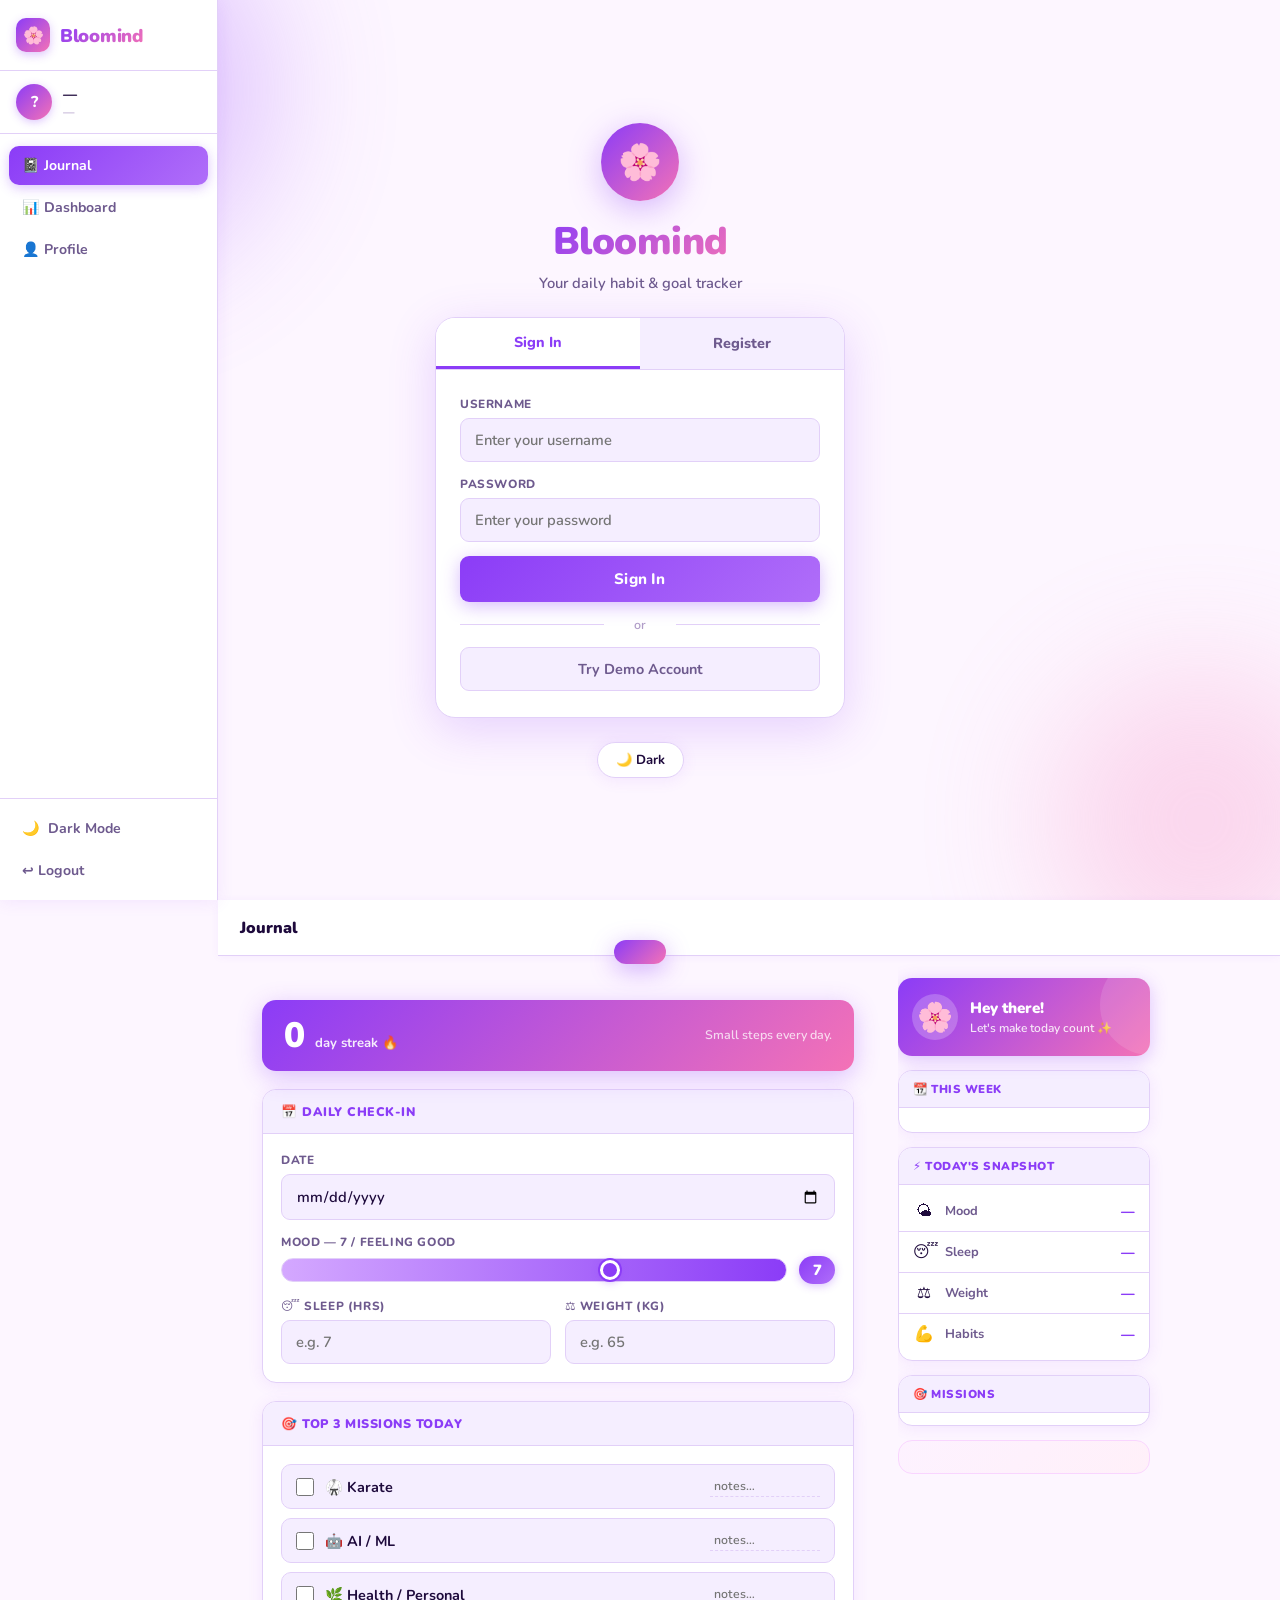
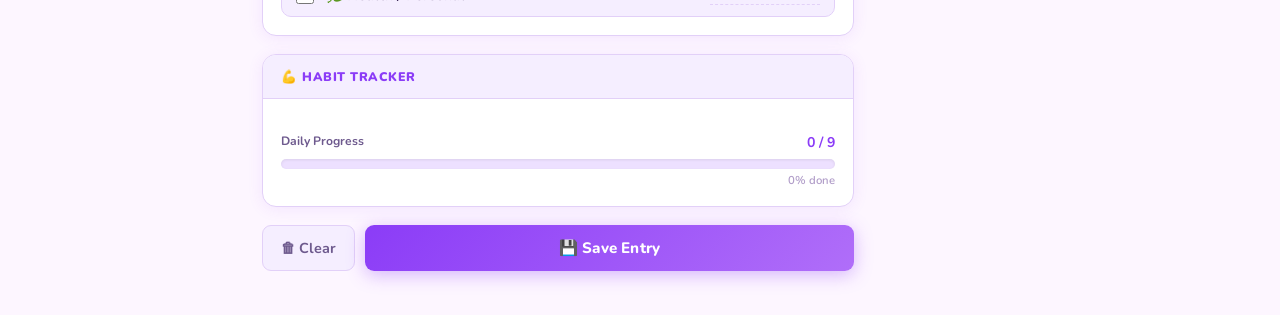
<file: index.html>
<!DOCTYPE html>
<html lang="en" data-theme="light">
<head>
  <meta charset="UTF-8" />
  <meta name="viewport" content="width=device-width, initial-scale=1.0" />
  <title>Bloomind 🌸</title>
  <link rel="preconnect" href="https://fonts.googleapis.com">
  <link href="https://fonts.googleapis.com/css2?family=Nunito:wght@400;600;700;800;900&display=swap" rel="stylesheet">
  <link rel="stylesheet" href="style.css" />
</head>
<body>

  <!-- ========== LOGIN PAGE ========== -->
  <div id="page-login" class="page active">
    <div class="login-wrap">

      <div class="login-brand">
        <div class="brand-icon">🌸</div>
        <h1>Bloomind</h1>
        <p>Your daily habit &amp; goal tracker</p>
      </div>

      <div class="login-card">
        <div class="tabs">
          <button class="tab active" id="tab-signin" onclick="switchTab('signin')">Sign In</button>
          <button class="tab" id="tab-register" onclick="switchTab('register')">Register</button>
        </div>

        <!-- Sign In -->
        <div class="tab-body active" id="body-signin">
          <div class="alert" id="signin-alert"></div>
          <div class="form-group">
            <label>Username</label>
            <input type="text" id="signin-username" placeholder="Enter your username" />
          </div>
          <div class="form-group">
            <label>Password</label>
            <input type="password" id="signin-password" placeholder="Enter your password" />
          </div>
          <button class="btn-main" onclick="signIn()">Sign In</button>
          <div class="divider">or</div>
          <button class="btn-ghost" onclick="demoLogin()">Try Demo Account</button>
        </div>

        <!-- Register -->
        <div class="tab-body" id="body-register">
          <div class="alert" id="register-alert"></div>
          <div class="form-group">
            <label>Full Name</label>
            <input type="text" id="reg-name" placeholder="Your full name" />
          </div>
          <div class="form-group">
            <label>Username</label>
            <input type="text" id="reg-username" placeholder="Choose a username" />
          </div>
          <div class="form-group">
            <label>Password</label>
            <input type="password" id="reg-password" placeholder="Min 6 characters" />
          </div>
          <button class="btn-main" onclick="register()">Create Account</button>
        </div>
      </div>

      <button class="theme-btn" onclick="toggleTheme()" id="loginThemeBtn">🌙 Dark</button>
    </div>
  </div>

  <!-- ========== MAIN APP ========== -->
  <div id="page-app" class="page">

    <!-- Sidebar -->
    <aside class="sidebar" id="sidebar">
      <div class="sidebar-logo">
        <span class="logo-icon">🌸</span>
        <span class="logo-text">Bloomind</span>
      </div>

      <div class="sidebar-user" id="sidebarUser">
        <div class="user-avatar" id="userAvatar">?</div>
        <div>
          <div class="user-name" id="userName">—</div>
          <div class="user-handle" id="userHandle">—</div>
        </div>
      </div>

      <nav class="sidebar-nav">
        <button class="nav-btn active" id="nav-journal"   onclick="showSection('journal')">   📓 Journal   </button>
        <button class="nav-btn"        id="nav-dashboard" onclick="showSection('dashboard')"> 📊 Dashboard </button>
        <button class="nav-btn"        id="nav-profile"   onclick="showSection('profile')">   👤 Profile   </button>
      </nav>

      <div class="sidebar-footer">
        <button class="nav-btn" onclick="toggleTheme()">
          <span id="themeIcon">🌙</span> <span id="themeText">Dark Mode</span>
        </button>
        <button class="nav-btn logout" onclick="logout()">↩ Logout</button>
      </div>
    </aside>

    <!-- Overlay for mobile -->
    <div class="overlay" id="overlay" onclick="closeSidebar()"></div>

    <!-- Main content -->
    <main class="main">
      <header class="topbar">
        <button class="menu-btn" onclick="openSidebar()">☰</button>
        <span class="topbar-title" id="topbarTitle">Journal</span>
        <span class="topbar-date" id="topbarDate"></span>
      </header>

      <div class="main-body">
      <!-- ═══ LEFT: sections ═══ -->
      <div class="main-left">

      <!-- JOURNAL SECTION -->
      <section class="section active" id="section-journal">

        <div class="streak-bar">
          <div>
            <span class="streak-num" id="streakNum">0</span>
            <span class="streak-label">day streak 🔥</span>
          </div>
          <span class="streak-quote">Small steps every day.</span>
        </div>

        <!-- Check-in -->
        <div class="card">
          <div class="card-title">📅 Daily Check-In
            <span class="sunday-tag" id="sundayTag" style="display:none">⚖️ Weigh-In Sunday!</span>
          </div>
          <div class="card-body grid-2">
            <div class="form-group full">
              <label>Date</label>
              <input type="date" id="entryDate" onchange="onDateChange()" />
            </div>
            <div class="form-group full">
              <label>Mood — <span id="moodText">7 / Feeling Good</span></label>
              <div class="slider-row">
                <input type="range" min="1" max="10" value="7" id="moodSlider" oninput="onMoodChange(this.value)" />
                <span class="mood-pill" id="moodPill">7</span>
              </div>
            </div>
            <div class="form-group">
              <label>😴 Sleep (hrs)</label>
              <input type="number" id="sleepInput" placeholder="e.g. 7" min="0" max="24" step="0.5" />
            </div>
            <div class="form-group">
              <label>⚖️ Weight (kg)</label>
              <input type="number" id="weightInput" placeholder="e.g. 65" step="0.1" />
            </div>
          </div>
        </div>

        <!-- Missions -->
        <div class="card">
          <div class="card-title">🎯 Top 3 Missions Today</div>
          <div class="card-body" id="missionList">
            <div class="check-item" data-id="karate">
              <input type="checkbox" class="check" onchange="tickMission(this)" />
              <span class="check-label">🥋 Karate</span>
              <input type="text" class="note-input" placeholder="notes…" />
            </div>
            <div class="check-item" data-id="aiml">
              <input type="checkbox" class="check" onchange="tickMission(this)" />
              <span class="check-label">🤖 AI / ML</span>
              <input type="text" class="note-input" placeholder="notes…" />
            </div>
            <div class="check-item" data-id="health">
              <input type="checkbox" class="check" onchange="tickMission(this)" />
              <span class="check-label">🌿 Health / Personal</span>
              <input type="text" class="note-input" placeholder="notes…" />
            </div>
          </div>
        </div>

        <!-- Habits -->
        <div class="card">
          <div class="card-title">💪 Habit Tracker</div>
          <div class="card-body">
            <div id="habitList"></div>
            <div class="progress-wrap">
              <div class="progress-labels">
                <span>Daily Progress</span>
                <strong id="progressCount">0 / 9</strong>
              </div>
              <div class="progress-bar">
                <div class="progress-fill" id="progressFill" style="width: 0%"></div>
              </div>
              <div class="progress-pct" id="progressPct">0% done</div>
            </div>
          </div>
        </div>

        <div class="btn-row">
          <button class="btn-ghost" onclick="clearJournal()">🗑 Clear</button>
          <button class="btn-main" onclick="saveJournal()">💾 Save Entry</button>
        </div>

      </section>

      <!-- DASHBOARD SECTION -->
      <section class="section" id="section-dashboard">

        <div class="stats-grid">
          <div class="stat-box"><div class="stat-num" id="st-streak">0</div><div class="stat-lbl">🔥 Streak</div></div>
          <div class="stat-box"><div class="stat-num" id="st-days">0</div><div class="stat-lbl">📅 Days Logged</div></div>
          <div class="stat-box"><div class="stat-num" id="st-mood">—</div><div class="stat-lbl">🌤 Avg Mood</div></div>
          <div class="stat-box"><div class="stat-num" id="st-sleep">—</div><div class="stat-lbl">😴 Avg Sleep</div></div>
        </div>

        <!-- Mood chart -->
        <div class="card">
          <div class="card-title">📈 Mood — Last 14 Days</div>
          <div class="card-body">
            <div class="chart-bars" id="moodChart"></div>
            <div class="chart-labels" id="chartLabels"></div>
          </div>
        </div>

        <!-- Habit completion -->
        <div class="card">
          <div class="card-title">
            💪 Habit Completion
            <select class="inline-select" id="habitRangeSelect" onchange="buildHabitChart()">
              <option value="7">Last 7 days</option>
              <option value="14">Last 14 days</option>
              <option value="30" selected>Last 30 days</option>
              <option value="all">All time</option>
            </select>
          </div>
          <div class="card-body" id="habitChartBody"></div>
        </div>

        <!-- History -->
        <div class="card">
          <div class="card-title">🗂 Past Entries</div>
          <div class="card-body">
            <div class="filter-tabs" id="histFilters">
              <button class="ftab active" onclick="setFilter('all', this)">All</button>
              <button class="ftab" onclick="setFilter('7', this)">7 days</button>
              <button class="ftab" onclick="setFilter('30', this)">30 days</button>
              <button class="ftab" onclick="setFilter('perfect', this)">💯 Perfect</button>
            </div>
            <div id="historyCards"></div>
            <div class="pagination" id="pagination"></div>
          </div>
        </div>

      </section>

      <!-- PROFILE SECTION -->
      <section class="section" id="section-profile">

        <div class="profile-header">
          <div class="profile-pic" id="profilePic">🌸</div>
          <div>
            <div class="profile-name" id="profileName">—</div>
            <div class="profile-meta" id="profileMeta">—</div>
          </div>
        </div>

        <div class="card">
          <div class="card-title">✏️ Edit Profile</div>
          <div class="card-body">
            <div class="alert" id="profile-alert"></div>
            <div class="alert success" id="profile-ok"></div>
            <div class="form-group">
              <label>Display Name</label>
              <input type="text" id="pf-name" />
            </div>
            <div class="form-group">
              <label>Username (cannot change)</label>
              <input type="text" id="pf-username" disabled />
            </div>
            <div class="form-group">
              <label>Bio</label>
              <textarea id="pf-bio" placeholder="A short bio about yourself…"></textarea>
            </div>
            <div class="form-group">
              <label>Avatar URL <small>(optional)</small></label>
              <input type="url" id="pf-avatar" placeholder="https://your-image-link.jpg" />
            </div>
            <button class="btn-main full" onclick="saveProfile()">Save Changes</button>
          </div>
        </div>

        <div class="card">
          <div class="card-title">🔒 Change Password</div>
          <div class="card-body">
            <div class="alert" id="pw-alert"></div>
            <div class="alert success" id="pw-ok"></div>
            <div class="form-group">
              <label>Current Password</label>
              <input type="password" id="pw-old" />
            </div>
            <div class="form-group">
              <label>New Password</label>
              <input type="password" id="pw-new" />
            </div>
            <div class="form-group">
              <label>Confirm New Password</label>
              <input type="password" id="pw-new2" />
            </div>
            <button class="btn-main full" onclick="changePassword()">Update Password</button>
          </div>
        </div>

        <div class="card">
          <div class="card-title">📊 My Stats</div>
          <div class="card-body">
            <div class="stats-grid" style="margin:0">
              <div class="stat-box"><div class="stat-num" id="pf-streak">—</div><div class="stat-lbl">🔥 Streak</div></div>
              <div class="stat-box"><div class="stat-num" id="pf-days">—</div><div class="stat-lbl">📅 Days</div></div>
              <div class="stat-box"><div class="stat-num" id="pf-mood">—</div><div class="stat-lbl">🌤 Mood</div></div>
              <div class="stat-box"><div class="stat-num" id="pf-sleep">—</div><div class="stat-lbl">😴 Sleep</div></div>
            </div>
          </div>
        </div>

      </section>

      </div><!-- /main-left -->

      <!-- ═══ RIGHT: Today at a Glance panel ═══ -->
      <aside class="right-panel" id="rightPanel">

        <!-- Greeting -->
        <div class="rp-greeting" id="rpGreeting">
          <div class="rp-greeting-icon">🌸</div>
          <div>
            <div class="rp-greeting-name" id="rpName">Hey there!</div>
            <div class="rp-greeting-sub" id="rpSub">Let's make today count ✨</div>
          </div>
        </div>

        <!-- Week view -->
        <div class="rp-card">
          <div class="rp-card-title">📆 This Week</div>
          <div class="week-row" id="weekRow"></div>
        </div>

        <!-- Today's snapshot -->
        <div class="rp-card">
          <div class="rp-card-title">⚡ Today's Snapshot</div>
          <div class="snapshot-list" id="snapshotList">
            <div class="snap-item"><span class="snap-icon">🌤</span><span class="snap-label">Mood</span><span class="snap-val" id="snapMood">—</span></div>
            <div class="snap-item"><span class="snap-icon">😴</span><span class="snap-label">Sleep</span><span class="snap-val" id="snapSleep">—</span></div>
            <div class="snap-item"><span class="snap-icon">⚖️</span><span class="snap-label">Weight</span><span class="snap-val" id="snapWeight">—</span></div>
            <div class="snap-item"><span class="snap-icon">💪</span><span class="snap-label">Habits</span><span class="snap-val" id="snapHabits">—</span></div>
          </div>
        </div>

        <!-- Mini habit rings -->
        <div class="rp-card">
          <div class="rp-card-title">🎯 Missions</div>
          <div class="mission-snap" id="missionSnap"></div>
        </div>

        <!-- Quote -->
        <div class="rp-quote" id="rpQuote"></div>

      </aside>

      </div><!-- /main-body -->

    </main>
  </div><!-- /page-app -->

  <div class="toast" id="toast"></div>

  <script src="script.js"></script>
</body>
</html>
</file>
<file: style.css>
/* =============================================
   BLOOMIND — style.css  ✨ cute & fulfilling
============================================= */

/* ---- TOKENS ---- */
:root {
  --bg:          #fdf6ff;
  --surface:     #ffffff;
  --surface2:    #f5eeff;
  --surface3:    #ede0ff;
  --border:      #e2d0f8;
  --accent:      #8b3cf7;
  --accent2:     #b06ef9;
  --accent3:     #d4a8ff;
  --text:        #1e0a3c;
  --subtext:     #6e5a8e;
  --muted:       #b09cc8;
  --green:       #22c55e;
  --green-bg:    #f0fff4;
  --green-br:    #a7f3c0;
  --red:         #f43f5e;
  --red-bg:      #fff1f3;
  --red-br:      #fda4b1;
  --pink:        #f472b6;
  --peach:       #fb923c;
  --sky:         #38bdf8;
  --radius:      14px;
  --radius-sm:   9px;
  --shadow:      0 2px 16px rgba(139,60,247,.09);
  --shadow-md:   0 6px 28px rgba(139,60,247,.15);
  --shadow-lg:   0 12px 48px rgba(139,60,247,.2);
}

[data-theme="dark"] {
  --bg:          #120a24;
  --surface:     #1d1035;
  --surface2:    #271748;
  --surface3:    #311f58;
  --border:      #3e2868;
  --accent:      #a855f7;
  --accent2:     #c084fc;
  --accent3:     #6d28d9;
  --text:        #f3eaff;
  --subtext:     #b09ad0;
  --muted:       #7a65a0;
  --green:       #4ade80;
  --green-bg:    #052e16;
  --green-br:    #166534;
  --red:         #fb7185;
  --red-bg:      #2d0a14;
  --red-br:      #9f1239;
  --shadow:      0 2px 16px rgba(0,0,0,.35);
  --shadow-md:   0 6px 28px rgba(0,0,0,.45);
  --shadow-lg:   0 12px 48px rgba(0,0,0,.55);
}

/* ---- RESET ---- */
*, *::before, *::after { box-sizing: border-box; margin: 0; padding: 0; }
html { scroll-behavior: smooth; }
body {
  font-family: 'Nunito', 'Segoe UI', system-ui, sans-serif;
  background: var(--bg);
  color: var(--text);
  min-height: 100vh;
  transition: background .3s, color .3s;
  -webkit-font-smoothing: antialiased;
}
input, textarea, select, button { font-family: inherit; }

/* ---- PAGE SWITCH ---- */
.page         { display: none; }
.page.active  { display: block; }
.section      { display: none; }
.section.active { display: block; }

/* =============================================
   LOGIN PAGE
============================================= */
.login-wrap {
  min-height: 100vh;
  display: flex;
  flex-direction: column;
  align-items: center;
  justify-content: center;
  padding: 28px 20px;
  gap: 24px;
  background: var(--bg);
  position: relative;
  overflow: hidden;
}

/* floating blobs behind login */
.login-wrap::before, .login-wrap::after {
  content: '';
  position: absolute;
  border-radius: 50%;
  filter: blur(70px);
  opacity: .45;
  pointer-events: none;
}
.login-wrap::before {
  width: 340px; height: 340px;
  background: radial-gradient(circle, #d4a8ff, #8b3cf7);
  top: -80px; left: -80px;
}
.login-wrap::after {
  width: 280px; height: 280px;
  background: radial-gradient(circle, #fbcfe8, #f472b6);
  bottom: -60px; right: -60px;
}

.login-brand { text-align: center; position: relative; z-index: 1; }

.brand-icon {
  width: 78px; height: 78px; border-radius: 50%;
  background: linear-gradient(135deg, var(--accent), var(--pink));
  display: flex; align-items: center; justify-content: center;
  font-size: 2.2rem; margin: 0 auto 14px;
  box-shadow: 0 8px 32px rgba(139,60,247,.35);
  animation: float 3s ease-in-out infinite;
}
@keyframes float {
  0%,100% { transform: translateY(0); }
  50%      { transform: translateY(-7px); }
}

.login-brand h1 {
  font-size: 2.4rem; font-weight: 900;
  background: linear-gradient(135deg, var(--accent), var(--pink));
  -webkit-background-clip: text;
  -webkit-text-fill-color: transparent;
  background-clip: text;
  letter-spacing: -.5px;
}
.login-brand p { color: var(--subtext); font-size: .92rem; margin-top: 5px; font-weight: 600; }

.login-card {
  background: var(--surface);
  border: 1.5px solid var(--border);
  border-radius: 20px;
  box-shadow: var(--shadow-lg);
  width: 100%; max-width: 410px;
  overflow: hidden;
  position: relative; z-index: 1;
  backdrop-filter: blur(10px);
}

.tabs { display: flex; border-bottom: 1.5px solid var(--border); }
.tab {
  flex: 1; padding: 14px;
  font-size: .9rem; font-weight: 800;
  border: none; background: var(--surface2);
  color: var(--subtext); cursor: pointer;
  transition: all .2s;
}
.tab.active {
  background: var(--surface);
  color: var(--accent);
  border-bottom: 3px solid var(--accent);
}

.tab-body { display: none; padding: 26px 24px; }
.tab-body.active { display: block; }

.theme-btn {
  background: var(--surface);
  border: 1.5px solid var(--border);
  border-radius: 50px;
  padding: 8px 18px;
  font-size: .82rem; font-weight: 700;
  color: var(--text); cursor: pointer;
  box-shadow: var(--shadow);
  position: relative; z-index: 1;
  transition: all .2s;
}
.theme-btn:hover { border-color: var(--accent); color: var(--accent); }

/* ---- FORMS ---- */
.form-group { display: flex; flex-direction: column; gap: 6px; margin-bottom: 14px; }
.form-group:last-child { margin-bottom: 0; }
.form-group label {
  font-size: .74rem; font-weight: 800;
  color: var(--subtext);
  text-transform: uppercase; letter-spacing: .6px;
}
.form-group input,
.form-group textarea,
.form-group select {
  background: var(--surface2);
  border: 1.5px solid var(--border);
  border-radius: var(--radius-sm);
  padding: 11px 14px;
  color: var(--text);
  font-size: .92rem; font-weight: 600;
  outline: none; width: 100%;
  transition: border .2s, box-shadow .2s;
}
.form-group input:focus,
.form-group textarea:focus {
  border-color: var(--accent);
  box-shadow: 0 0 0 3px rgba(139,60,247,.12);
}
.form-group input:disabled { opacity: .45; cursor: not-allowed; }
.form-group textarea { resize: vertical; min-height: 82px; }
.form-group small { font-size: .7rem; color: var(--muted); }

.alert {
  background: var(--red-bg);
  border: 1.5px solid var(--red-br);
  color: var(--red);
  border-radius: var(--radius-sm);
  padding: 10px 13px;
  font-size: .83rem; font-weight: 700;
  margin-bottom: 14px; display: none;
}
.alert.success {
  background: var(--green-bg);
  border-color: var(--green-br);
  color: var(--green);
}

/* ---- BUTTONS ---- */
.btn-main {
  width: 100%; padding: 13px;
  background: linear-gradient(135deg, var(--accent), var(--accent2));
  color: #fff; border: none; border-radius: var(--radius-sm);
  font-size: .95rem; font-weight: 800;
  cursor: pointer; letter-spacing: .2px;
  box-shadow: 0 4px 18px rgba(139,60,247,.35);
  transition: opacity .15s, transform .1s;
}
.btn-main:hover   { opacity: .9; }
.btn-main:active  { transform: scale(.97); }
.btn-main.full    { width: 100%; }

.btn-ghost {
  width: 100%; padding: 11px;
  background: var(--surface2);
  border: 1.5px solid var(--border);
  border-radius: var(--radius-sm);
  font-size: .9rem; font-weight: 700;
  color: var(--subtext); cursor: pointer;
  transition: all .15s;
}
.btn-ghost:hover { border-color: var(--accent); color: var(--accent); background: var(--surface3); }

.divider {
  text-align: center; color: var(--muted);
  font-size: .78rem; font-weight: 600;
  margin: 14px 0; position: relative;
}
.divider::before, .divider::after {
  content: ''; position: absolute; top: 50%;
  width: 40%; height: 1px; background: var(--border);
}
.divider::before { left: 0; }
.divider::after  { right: 0; }

/* =============================================
   APP LAYOUT
============================================= */
#page-app { display: flex; min-height: 100vh; }

/* ---- SIDEBAR ---- */
.sidebar {
  width: 218px; flex-shrink: 0;
  background: var(--surface);
  border-right: 1.5px solid var(--border);
  display: flex; flex-direction: column;
  position: fixed; top: 0; left: 0; height: 100vh;
  z-index: 100;
  transition: transform .28s cubic-bezier(.4,0,.2,1);
  box-shadow: var(--shadow);
}

.sidebar-logo {
  display: flex; align-items: center; gap: 10px;
  padding: 18px 16px;
  border-bottom: 1px solid var(--border);
}
.logo-icon {
  width: 34px; height: 34px; border-radius: 10px;
  background: linear-gradient(135deg, var(--accent), var(--pink));
  display: flex; align-items: center; justify-content: center;
  font-size: 1.05rem;
  box-shadow: 0 3px 10px rgba(139,60,247,.3);
}
.logo-text {
  font-size: 1.15rem; font-weight: 900;
  background: linear-gradient(135deg, var(--accent), var(--pink));
  -webkit-background-clip: text;
  -webkit-text-fill-color: transparent;
  background-clip: text;
  letter-spacing: -.3px;
}

.sidebar-user {
  display: flex; align-items: center; gap: 11px;
  padding: 13px 16px;
  border-bottom: 1px solid var(--border);
}
.user-avatar {
  width: 36px; height: 36px; border-radius: 50%;
  background: linear-gradient(135deg, var(--accent), var(--pink));
  color: #fff; font-weight: 800; font-size: .98rem;
  display: flex; align-items: center; justify-content: center;
  flex-shrink: 0; overflow: hidden;
  box-shadow: 0 2px 8px rgba(139,60,247,.3);
}
.user-avatar img { width: 100%; height: 100%; object-fit: cover; }
.user-name   { font-size: .88rem; font-weight: 800; }
.user-handle { font-size: .72rem; color: var(--muted); font-weight: 600; }

.sidebar-nav {
  flex: 1; padding: 12px 9px;
  display: flex; flex-direction: column; gap: 3px;
}

.nav-btn {
  width: 100%; text-align: left;
  padding: 10px 13px; border-radius: 10px;
  font-size: .88rem; font-weight: 700;
  background: transparent; border: none;
  color: var(--subtext); cursor: pointer;
  transition: all .18s;
  display: flex; align-items: center; gap: 8px;
}
.nav-btn:hover {
  background: var(--surface2);
  color: var(--text);
  transform: translateX(2px);
}
.nav-btn.active {
  background: linear-gradient(135deg, var(--accent), var(--accent2));
  color: #fff;
  box-shadow: 0 3px 12px rgba(139,60,247,.3);
}
.nav-btn.logout:hover { background: var(--red-bg); color: var(--red); }

.sidebar-footer {
  padding: 10px 9px;
  border-top: 1px solid var(--border);
  display: flex; flex-direction: column; gap: 3px;
}

.overlay {
  display: none; position: fixed; inset: 0;
  background: rgba(0,0,0,.45); z-index: 99;
  backdrop-filter: blur(2px);
}

/* ---- MAIN ---- */
.main { margin-left: 218px; flex: 1; display: flex; flex-direction: column; min-height: 100vh; }

.topbar {
  display: flex; align-items: center; gap: 12px;
  height: 56px; padding: 0 22px;
  background: var(--surface);
  border-bottom: 1.5px solid var(--border);
  position: sticky; top: 0; z-index: 90;
  box-shadow: 0 1px 8px rgba(139,60,247,.06);
}
.menu-btn { display: none; background: none; border: none; font-size: 1.3rem; cursor: pointer; color: var(--text); }
.topbar-title { font-size: 1rem; font-weight: 900; }
.topbar-date  { margin-left: auto; font-size: .76rem; color: var(--muted); font-weight: 600; }

.section { padding: 22px; max-width: 720px; }

/* =============================================
   CARDS
============================================= */
.card {
  background: var(--surface);
  border: 1.5px solid var(--border);
  border-radius: var(--radius);
  box-shadow: var(--shadow);
  margin-bottom: 18px;
  overflow: hidden;
  transition: box-shadow .2s;
}
.card:hover { box-shadow: var(--shadow-md); }

.card-title {
  display: flex; align-items: center; gap: 8px;
  padding: 13px 18px;
  background: var(--surface2);
  border-bottom: 1.5px solid var(--border);
  font-size: .78rem; font-weight: 900;
  color: var(--accent);
  text-transform: uppercase; letter-spacing: .5px;
}

.card-body { padding: 18px; }
.card-body.grid-2 {
  display: grid; grid-template-columns: 1fr 1fr; gap: 14px;
}
.card-body.grid-2 .form-group { margin-bottom: 0; }
.full { grid-column: 1 / -1; }

/* =============================================
   STREAK BANNER  🔥
============================================= */
.streak-bar {
  background: linear-gradient(135deg, var(--accent) 0%, var(--pink) 100%);
  border-radius: var(--radius);
  padding: 18px 22px;
  margin-bottom: 18px;
  display: flex; align-items: center; justify-content: space-between;
  color: #fff;
  box-shadow: 0 6px 24px rgba(139,60,247,.3);
  position: relative; overflow: hidden;
}
/* shimmer effect */
.streak-bar::after {
  content: '';
  position: absolute; top: -50%; left: -60%;
  width: 40%; height: 200%;
  background: linear-gradient(105deg, transparent 40%, rgba(255,255,255,.18) 50%, transparent 60%);
  animation: shimmer 3s ease-in-out infinite;
}
@keyframes shimmer {
  0%   { left: -60%; }
  100% { left: 120%; }
}

.streak-num   { font-size: 2.2rem; font-weight: 900; line-height: 1; margin-right: 6px; }
.streak-label { font-size: .82rem; opacity: .9; font-weight: 700; }
.streak-quote { font-size: .78rem; opacity: .75; font-weight: 600; text-align: right; max-width: 160px; line-height: 1.5; }
.sunday-tag   {
  background: rgba(255,255,255,.25);
  border-radius: 50px; padding: 3px 12px;
  font-size: .7rem; font-weight: 800;
  margin-left: auto; border: 1px solid rgba(255,255,255,.4);
}

/* =============================================
   MOOD SLIDER
============================================= */
.slider-row { display: flex; align-items: center; gap: 12px; }

input[type="range"] {
  flex: 1; -webkit-appearance: none;
  height: 6px; border-radius: 50px;
  background: linear-gradient(to right, var(--accent3), var(--accent));
  outline: none; cursor: pointer;
}
input[type="range"]::-webkit-slider-thumb {
  -webkit-appearance: none;
  width: 20px; height: 20px; border-radius: 50%;
  background: var(--accent);
  border: 3px solid var(--surface);
  box-shadow: 0 0 0 2px var(--accent), 0 2px 8px rgba(139,60,247,.4);
  transition: transform .15s;
}
input[type="range"]::-webkit-slider-thumb:hover { transform: scale(1.15); }

.mood-pill {
  background: linear-gradient(135deg, var(--accent), var(--accent2));
  color: #fff; border-radius: 50px;
  padding: 4px 13px; font-weight: 900;
  font-size: .92rem; min-width: 36px; text-align: center;
  box-shadow: 0 2px 8px rgba(139,60,247,.3);
}

/* =============================================
   CHECK ITEMS  (missions & habits)
============================================= */
.check-item {
  display: flex; align-items: center; gap: 11px;
  padding: 11px 14px; border-radius: 10px;
  background: var(--surface2);
  border: 1.5px solid var(--border);
  margin-bottom: 9px;
  transition: all .2s;
  cursor: pointer;
}
.check-item:last-child { margin-bottom: 0; }
.check-item:hover { border-color: var(--accent3); transform: translateX(2px); }

.check-item.done {
  background: var(--green-bg);
  border-color: var(--green-br);
  animation: popIn .25s ease;
}
@keyframes popIn {
  0%  { transform: scale(.97); }
  60% { transform: scale(1.02); }
  100%{ transform: scale(1); }
}
.check-item.done .check-label {
  text-decoration: line-through;
  color: var(--green); opacity: .8;
}

.check {
  width: 18px; height: 18px;
  accent-color: var(--accent);
  cursor: pointer; flex-shrink: 0;
}
.check-label { flex: 1; font-size: .9rem; font-weight: 700; }
.note-input {
  background: transparent; border: none;
  border-bottom: 1.5px dashed var(--border);
  color: var(--subtext); font-size: .77rem; font-weight: 600;
  width: 110px; outline: none; padding: 2px 4px;
  transition: border-color .15s;
}
.note-input:focus { border-color: var(--accent); }

/* =============================================
   PROGRESS BAR
============================================= */
.progress-wrap { margin-top: 16px; }
.progress-labels {
  display: flex; justify-content: space-between;
  margin-bottom: 7px;
  font-size: .76rem; color: var(--subtext); font-weight: 700;
}
.progress-labels strong { color: var(--accent); font-size: .88rem; }

.progress-bar {
  height: 10px; border-radius: 50px;
  background: var(--surface3); overflow: hidden;
  box-shadow: inset 0 1px 3px rgba(0,0,0,.08);
}
.progress-fill {
  height: 100%; border-radius: 50px;
  background: linear-gradient(90deg, var(--pink), var(--accent));
  transition: width .5s cubic-bezier(.34,1.56,.64,1);
  position: relative;
}
/* shimmer on fill */
.progress-fill::after {
  content: '';
  position: absolute; top: 0; left: -100%; width: 60%; height: 100%;
  background: linear-gradient(90deg, transparent, rgba(255,255,255,.3), transparent);
  animation: shimmer 2s ease-in-out infinite;
}

.progress-pct  { font-size: .71rem; color: var(--muted); text-align: right; margin-top: 4px; font-weight: 600; }

/* =============================================
   BUTTON ROW
============================================= */
.btn-row { display: flex; gap: 10px; margin-top: 6px; }
.btn-row .btn-main  { flex: 1; }
.btn-row .btn-ghost { width: auto; padding: 12px 18px; }

/* =============================================
   STAT BOXES
============================================= */
.stats-grid {
  display: grid; grid-template-columns: repeat(4,1fr);
  gap: 13px; margin-bottom: 18px;
}
.stat-box {
  background: var(--surface);
  border: 1.5px solid var(--border);
  border-radius: var(--radius);
  padding: 16px 12px; text-align: center;
  box-shadow: var(--shadow);
  transition: transform .2s, box-shadow .2s;
}
.stat-box:hover { transform: translateY(-3px); box-shadow: var(--shadow-md); }
.stat-num {
  font-size: 1.8rem; font-weight: 900;
  background: linear-gradient(135deg, var(--accent), var(--pink));
  -webkit-background-clip: text;
  -webkit-text-fill-color: transparent;
  background-clip: text;
}
.stat-lbl {
  font-size: .68rem; color: var(--subtext);
  margin-top: 5px; font-weight: 800;
  text-transform: uppercase; letter-spacing: .5px;
}

/* =============================================
   CHARTS
============================================= */
.chart-bars   { display: flex; align-items: flex-end; gap: 5px; height: 90px; }
.chart-labels { display: flex; gap: 5px; margin-top: 5px; }
.chart-col    { display: flex; flex-direction: column; align-items: center; flex: 1; }
.chart-bar {
  width: 100%; border-radius: 5px 5px 0 0;
  background: linear-gradient(to top, var(--accent3), var(--accent));
  position: relative; cursor: default;
  transition: opacity .15s;
}
.chart-bar.empty { background: var(--surface3); border-radius: 5px; }
.chart-bar:hover { opacity: .75; }
.chart-bar-tip {
  position: absolute; bottom: calc(100% + 5px); left: 50%; transform: translateX(-50%);
  background: var(--accent); color: #fff; border-radius: 7px;
  padding: 3px 9px; font-size: .68rem; font-weight: 800; white-space: nowrap;
  opacity: 0; pointer-events: none; transition: opacity .15s; z-index: 10;
}
.chart-bar:hover .chart-bar-tip { opacity: 1; }
.chart-lbl { font-size: .6rem; color: var(--muted); flex: 1; text-align: center; font-weight: 600; }

/* Habit bars */
.habit-bar-row { display: flex; align-items: center; gap: 11px; margin-bottom: 9px; }
.habit-bar-row:last-child { margin-bottom: 0; }
.hb-name  { font-size: .8rem; font-weight: 700; width: 150px; flex-shrink: 0; }
.hb-track { flex: 1; height: 9px; background: var(--surface3); border-radius: 50px; overflow: hidden; }
.hb-fill  { height: 100%; border-radius: 50px; background: linear-gradient(to right, var(--pink), var(--accent)); transition: width .5s ease; }
.hb-pct   { font-size: .73rem; color: var(--subtext); width: 34px; text-align: right; font-weight: 800; }

/* =============================================
   HISTORY
============================================= */
.filter-tabs { display: flex; gap: 7px; flex-wrap: wrap; margin-bottom: 14px; }
.ftab {
  padding: 6px 14px; border-radius: 50px;
  border: 1.5px solid var(--border);
  background: var(--surface2); color: var(--subtext);
  font-size: .77rem; font-weight: 800; cursor: pointer; transition: all .15s;
}
.ftab.active, .ftab:hover {
  background: linear-gradient(135deg, var(--accent), var(--accent2));
  color: #fff; border-color: transparent;
  box-shadow: 0 2px 10px rgba(139,60,247,.3);
}

.history-card {
  background: var(--surface2);
  border: 1.5px solid var(--border);
  border-radius: 11px;
  padding: 13px 15px; margin-bottom: 9px;
  cursor: pointer; transition: all .18s;
}
.history-card:hover {
  border-color: var(--accent3);
  transform: translateX(3px);
  box-shadow: 0 3px 14px rgba(139,60,247,.12);
}
.hc-top   { display: flex; align-items: center; justify-content: space-between; margin-bottom: 8px; }
.hc-date  { font-size: .87rem; font-weight: 800; }
.hc-today { font-size: .7rem; color: var(--muted); margin-left: 7px; font-weight: 700; }
.hc-pills { display: flex; gap: 5px; flex-wrap: wrap; }
.hc-pill  { padding: 3px 10px; border-radius: 50px; font-size: .7rem; font-weight: 800; }
.hc-pill.mood  { background: var(--surface3); color: var(--accent); }
.hc-pill.sleep { background: #e0f2fe; color: #0284c7; }
[data-theme="dark"] .hc-pill.sleep { background: #0c2940; color: #7dd3fc; }
.hc-pill.habit     { background: var(--green-bg); color: var(--green); border: 1px solid var(--green-br); }
.hc-pill.habit.low { background: var(--red-bg); color: var(--red); border-color: var(--red-br); }
.hc-missions { display: flex; gap: 5px; flex-wrap: wrap; }
.hm-tag { font-size: .7rem; padding: 3px 10px; border-radius: 50px; font-weight: 700; }
.hm-tag.done { background: var(--green-bg); color: var(--green); border: 1px solid var(--green-br); }
.hm-tag.miss { background: var(--surface3); color: var(--subtext); }

.pagination { display: flex; justify-content: center; gap: 7px; margin-top: 12px; }
.pg-btn {
  padding: 5px 13px; border-radius: 8px;
  border: 1.5px solid var(--border);
  background: var(--surface2); color: var(--subtext);
  font-size: .78rem; font-weight: 700; cursor: pointer; transition: all .15s;
}
.pg-btn:hover, .pg-btn.active { background: var(--accent); color: #fff; border-color: transparent; }
.pg-btn:disabled { opacity: .3; cursor: default; }

.inline-select {
  margin-left: auto;
  background: var(--surface2); border: 1.5px solid var(--border);
  color: var(--text); border-radius: 8px;
  padding: 4px 9px; font-size: .77rem; font-weight: 700; outline: none;
}
.empty-msg { text-align: center; padding: 30px; color: var(--muted); font-size: .88rem; font-weight: 600; }

/* =============================================
   PROFILE
============================================= */
.profile-header {
  display: flex; align-items: center; gap: 18px;
  padding: 20px 22px;
  background: linear-gradient(135deg, var(--accent) 0%, var(--pink) 100%);
  border-radius: var(--radius);
  color: #fff; margin-bottom: 18px;
  box-shadow: 0 6px 24px rgba(139,60,247,.3);
}
.profile-pic {
  width: 64px; height: 64px; border-radius: 50%;
  background: rgba(255,255,255,.25);
  display: flex; align-items: center; justify-content: center;
  font-size: 1.75rem; font-weight: 800;
  border: 3px solid rgba(255,255,255,.5);
  overflow: hidden; flex-shrink: 0;
}
.profile-pic img { width: 100%; height: 100%; object-fit: cover; }
.profile-name { font-size: 1.15rem; font-weight: 900; }
.profile-meta { font-size: .8rem; opacity: .85; margin-top: 3px; font-weight: 600; }

/* =============================================
   TOAST  🎉
============================================= */
.toast {
  position: fixed; bottom: 26px; left: 50%;
  transform: translateX(-50%) translateY(90px);
  background: linear-gradient(135deg, var(--accent), var(--pink));
  color: #fff;
  padding: 12px 26px; border-radius: 50px;
  font-size: .88rem; font-weight: 800;
  box-shadow: 0 6px 24px rgba(139,60,247,.4);
  pointer-events: none;
  transition: transform .35s cubic-bezier(.34,1.56,.64,1);
  z-index: 9999; letter-spacing: .2px;
}
.toast.show { transform: translateX(-50%) translateY(0); }

/* =============================================
   RESPONSIVE
============================================= */
@media (max-width: 640px) {
  .sidebar       { transform: translateX(-100%); }
  .sidebar.open  { transform: translateX(0); }
  .overlay.open  { display: block; }
  .main          { margin-left: 0; }
  .menu-btn      { display: block; }
  .stats-grid    { grid-template-columns: 1fr 1fr; }
  .card-body.grid-2 { grid-template-columns: 1fr; }
  .hb-name       { width: 100px; }
  .section       { padding: 14px; }
}

/* =============================================
   TWO-COLUMN LAYOUT
============================================= */
.main-body {
  display: flex;
  flex: 1;
  align-items: flex-start;
  gap: 0;
}

.main-left {
  flex: 1;
  min-width: 0;
  padding: 22px;
  max-width: 680px;
}

/* =============================================
   RIGHT PANEL
============================================= */
.right-panel {
  width: 270px;
  flex-shrink: 0;
  padding: 22px 18px 22px 0;
  position: sticky;
  top: 56px;           /* topbar height */
  height: calc(100vh - 56px);
  overflow-y: auto;
  display: flex;
  flex-direction: column;
  gap: 14px;
  scrollbar-width: none;
}
.right-panel::-webkit-scrollbar { display: none; }

/* Greeting card */
.rp-greeting {
  display: flex;
  align-items: center;
  gap: 12px;
  background: linear-gradient(135deg, var(--accent), var(--pink));
  border-radius: 14px;
  padding: 16px 14px;
  color: #fff;
  box-shadow: 0 4px 18px rgba(139,60,247,.28);
  position: relative;
  overflow: hidden;
}
.rp-greeting::after {
  content: '';
  position: absolute; top: -30%; right: -20%;
  width: 100px; height: 100px;
  background: rgba(255,255,255,.12);
  border-radius: 50%;
}
.rp-greeting-icon {
  font-size: 1.8rem;
  width: 46px; height: 46px;
  background: rgba(255,255,255,.22);
  border-radius: 50%;
  display: flex; align-items: center; justify-content: center;
  flex-shrink: 0;
  animation: float 3s ease-in-out infinite;
}
.rp-greeting-name { font-size: .95rem; font-weight: 900; }
.rp-greeting-sub  { font-size: .75rem; opacity: .85; font-weight: 600; margin-top: 2px; }

/* RP card shell */
.rp-card {
  background: var(--surface);
  border: 1.5px solid var(--border);
  border-radius: 14px;
  overflow: hidden;
  box-shadow: var(--shadow);
  transition: box-shadow .2s;
}
.rp-card:hover { box-shadow: var(--shadow-md); }

.rp-card-title {
  font-size: .72rem; font-weight: 900;
  color: var(--accent);
  text-transform: uppercase; letter-spacing: .5px;
  padding: 10px 14px;
  background: var(--surface2);
  border-bottom: 1px solid var(--border);
}

/* Week row */
.week-row {
  display: flex;
  justify-content: space-between;
  padding: 12px 10px;
  gap: 4px;
}

.week-day {
  display: flex;
  flex-direction: column;
  align-items: center;
  gap: 5px;
  flex: 1;
}
.wd-label {
  font-size: .62rem;
  color: var(--muted);
  font-weight: 800;
  text-transform: uppercase;
}
.wd-dot {
  width: 28px; height: 28px;
  border-radius: 50%;
  display: flex; align-items: center; justify-content: center;
  font-size: .72rem; font-weight: 800;
  border: 2px solid var(--border);
  background: var(--surface2);
  color: var(--subtext);
  transition: all .2s;
}
.wd-dot.has-entry {
  background: linear-gradient(135deg, var(--accent), var(--pink));
  border-color: transparent;
  color: #fff;
  box-shadow: 0 2px 8px rgba(139,60,247,.3);
}
.wd-dot.today {
  border-color: var(--accent);
  font-weight: 900;
}
.wd-dot.has-entry.today {
  box-shadow: 0 0 0 3px rgba(139,60,247,.25), 0 2px 8px rgba(139,60,247,.3);
}

/* Snapshot list */
.snapshot-list {
  display: flex;
  flex-direction: column;
  gap: 0;
  padding: 6px 0;
}
.snap-item {
  display: flex;
  align-items: center;
  gap: 10px;
  padding: 9px 14px;
  border-bottom: 1px solid var(--border);
  transition: background .15s;
}
.snap-item:last-child { border-bottom: none; }
.snap-item:hover { background: var(--surface2); }
.snap-icon  { font-size: 1rem; width: 22px; text-align: center; }
.snap-label { flex: 1; font-size: .8rem; font-weight: 700; color: var(--subtext); }
.snap-val   { font-size: .85rem; font-weight: 900; color: var(--accent); }

/* Mission snap */
.mission-snap {
  display: flex;
  flex-direction: column;
  gap: 0;
  padding: 6px 0;
}
.ms-item {
  display: flex;
  align-items: center;
  gap: 10px;
  padding: 9px 14px;
  border-bottom: 1px solid var(--border);
}
.ms-item:last-child { border-bottom: none; }
.ms-check {
  width: 18px; height: 18px; border-radius: 50%;
  border: 2px solid var(--border);
  display: flex; align-items: center; justify-content: center;
  font-size: .65rem; flex-shrink: 0;
  transition: all .2s;
}
.ms-check.done {
  background: linear-gradient(135deg, var(--green), #86efac);
  border-color: transparent;
  color: #fff;
}
.ms-label { font-size: .82rem; font-weight: 700; flex: 1; }
.ms-label.done { text-decoration: line-through; color: var(--muted); }

/* Quote card */
.rp-quote {
  background: linear-gradient(135deg, #fdf2ff, #fff0f9);
  border: 1.5px solid #f9d5ff;
  border-radius: 14px;
  padding: 16px 16px;
  font-size: .82rem;
  font-weight: 700;
  color: var(--subtext);
  line-height: 1.6;
  font-style: italic;
  text-align: center;
}
[data-theme="dark"] .rp-quote {
  background: var(--surface2);
  border-color: var(--border);
}
.rp-quote-author {
  display: block;
  margin-top: 7px;
  font-size: .72rem;
  font-weight: 800;
  font-style: normal;
  color: var(--accent);
  letter-spacing: .3px;
}

/* ---- hide right panel on small screens ---- */
@media (max-width: 1100px) {
  .right-panel { display: none; }
  .main-left   { max-width: 100%; }
}
</file>
